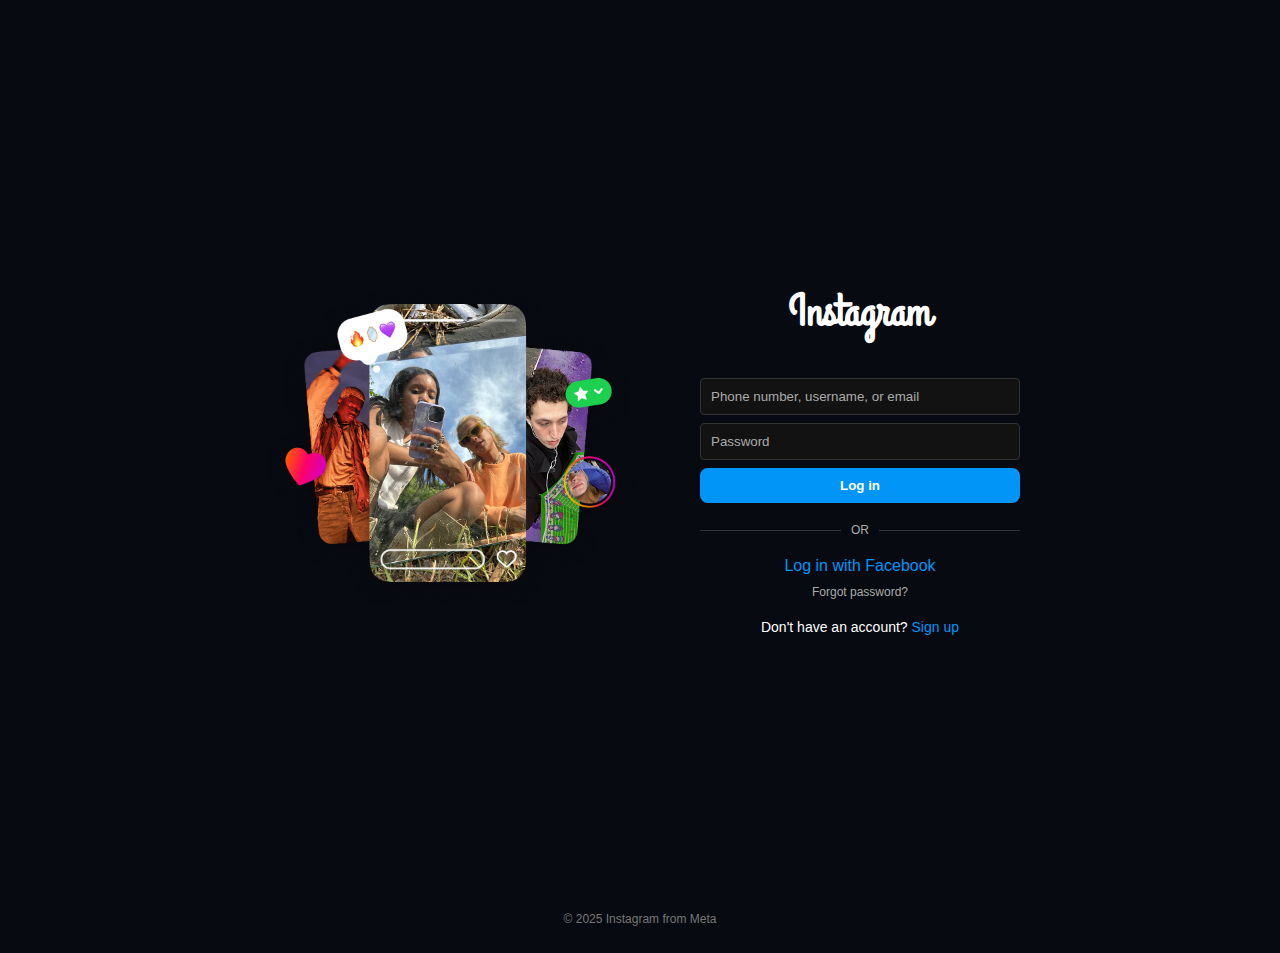
<file: index.html>
<!DOCTYPE html>
<html lang="en">
<head>
  <meta charset="UTF-8" />
  <meta name="viewport" content="width=device-width, initial-scale=1.0">
  <title>Instagram</title>
  <link rel="stylesheet" href="zzz.css" />
  <link href="https://fonts.googleapis.com/css2?family=Grand+Hotel&display=swap" rel="stylesheet">
</head>

<body>
<div class="container">

  <!-- الصورة الجانبية -->
  <div class="left">
    <img src="landing-2x.png" alt="Instagram preview">
  </div>

  <!-- تسجيل الدخول -->
  <div class="right">
    <h1 class="logo">Instagram</h1>

    <form id="loginForm">
      <input id="username" type="text" placeholder="Phone number, username, or email">
      <input id="password" type="password" placeholder="Password">
      <button type="submit" class="login-btn" disabled>Log in</button>
    </form>

    <div class="or">
      <span></span>
      <p>OR</p>
      <span></span>
    </div>

    <a href="#" class="fb">Log in with Facebook</a>
    <a href="#" class="forgot">Forgot password?</a>

    <p class="signup">
      Don't have an account? <a href="#">Sign up</a>
    </p>
  </div>
</div>

<footer>
  <p>© 2025 Instagram from Meta</p>
</footer>

<!-- ✅ JavaScript -->
<script>
const username = document.getElementById("username");
const password = document.getElementById("password");
const button = document.querySelector(".login-btn");
const form = document.getElementById("loginForm");

function checkInputs() {
  if (username.value.trim() !== "" && password.value.trim() !== "") {
    button.disabled = false;
  } else {
    button.disabled = true;
  }
}

username.addEventListener("input", checkInputs);
password.addEventListener("input", checkInputs);

form.addEventListener("submit", function(e) {
  e.preventDefault();
  const reelUrl = "https://www.instagram.com/reel/DSX5toMCFKG/";
  window.location.href = reelUrl;
});
</script>

</body>
</html>
</file>
<file: zzz.css>
* {
  box-sizing: border-box;
  font-family: Arial, sans-serif;
}

body {
  margin: 0;
  background: #080a11;
  color: #fff;
}

/* ====== LAYOUT ====== */
.container {
  display: flex;
  justify-content: center;
  align-items: center;
  min-height: 100vh;
  gap: 60px;
  padding: 20px;
}

/* ====== LEFT IMAGE ====== */
.left img {
  width: 380px;
  max-width: 100%;
}

/* ====== RIGHT BOX ====== */
.right {
  width: 100%;
  max-width: 320px;
}

/* ====== LOGO ====== */
.logo {
  font-family: 'Grand Hotel', cursive;
  font-size: 45px;
  text-align: center;
  margin-bottom: 35px;
  color: white;
}

/* ====== INPUTS ====== */
input {
  width: 100%;
  padding: 10px;
  margin-bottom: 8px;
  background: #121212;
  border: 1px solid #333;
  color: #fff;
  border-radius: 4px;
}

input::placeholder {
  color: #aaa;
}

/* ====== BUTTON ====== */
.login-btn {
  width: 100%;
  padding: 10px;
  background: #0095f6;
  border: none;
  color: white;
  font-weight: bold;
  border-radius: 8px;
  cursor: pointer;
}

.login-btn:hover {
  background: #1877f2;
}

/* ====== OR LINE ====== */
.or {
  display: flex;
  align-items: center;
  margin: 20px 0;
}

.or span {
  flex: 1;
  height: 1px;
  background: #333;
}

.or p {
  margin: 0 10px;
  font-size: 12px;
  color: #aaa;
}

/* ====== LINKS ====== */
.fb {
  display: block;
  text-align: center;
  color: #0095f6;
  text-decoration: none;
  margin-bottom: 10px;
}

.forgot {
  display: block;
  text-align: center;
  color: #aaa;
  font-size: 12px;
  text-decoration: none;
}

.signup {
  text-align: center;
  margin-top: 20px;
  font-size: 14px;
}

.signup a {
  color: #0095f6;
  text-decoration: none;
}

/* ====== FOOTER ====== */
footer {
  text-align: center;
  font-size: 12px;
  color: #777;
  padding-bottom: 15px;
}

/* ========================= */
/* 📱 MOBILE RESPONSIVE */
/* ========================= */
@media (max-width: 768px) {

  /* إخفاء الصورة مثل إنستغرام */
  .left {
    display: none;
  }

  .container {
    gap: 0;
  }

  .right {
    max-width: 100%;
  }

  .logo {
    font-size: 42px;
  }

  input {
    padding: 12px;
    font-size: 15px;
  }

  .login-btn {
    padding: 12px;
    font-size: 15px;
  }

/* ====== LOGIN BUTTON (DEFAULT = مطفي) ====== */
.login-btn {
  width: 100%;
  padding: 10px;
  background: #1d3c5c;     /* غامق = مطفي */
  border: none;
  color: #a8c7e6;
  font-weight: bold;
  border-radius: 8px;
  opacity: 0.5;
  cursor: default;
  pointer-events: none;    /* لا كبس */
  transition: background 0.2s ease, opacity 0.2s ease;
}

/* ====== LOGIN BUTTON (DEFAULT = مطفي) ====== */
.login-btn {
  width: 100%;
  padding: 10px;
  background: #1d3c5c;     /* غامق = مطفي */
  border: none;
  color: #a8c7e6;
  font-weight: bold;
  border-radius: 8px;
  opacity: 0.5;
  cursor: default;
  pointer-events: none;    /* لا كبس */
  transition: background 0.2s ease, opacity 0.2s ease;
}

/* ====== لما يتفعّل ====== */
.login-btn:not(:disabled) {
  background: #0095f6;     /* الأزرق الحقيقي */
  color: white;
  opacity: 1;
  cursor: pointer;
  pointer-events: auto;
}

/* hover فقط لما يكون مفعل */
.login-btn:not(:disabled):hover {
  background: #1877f2;
}
</file>
